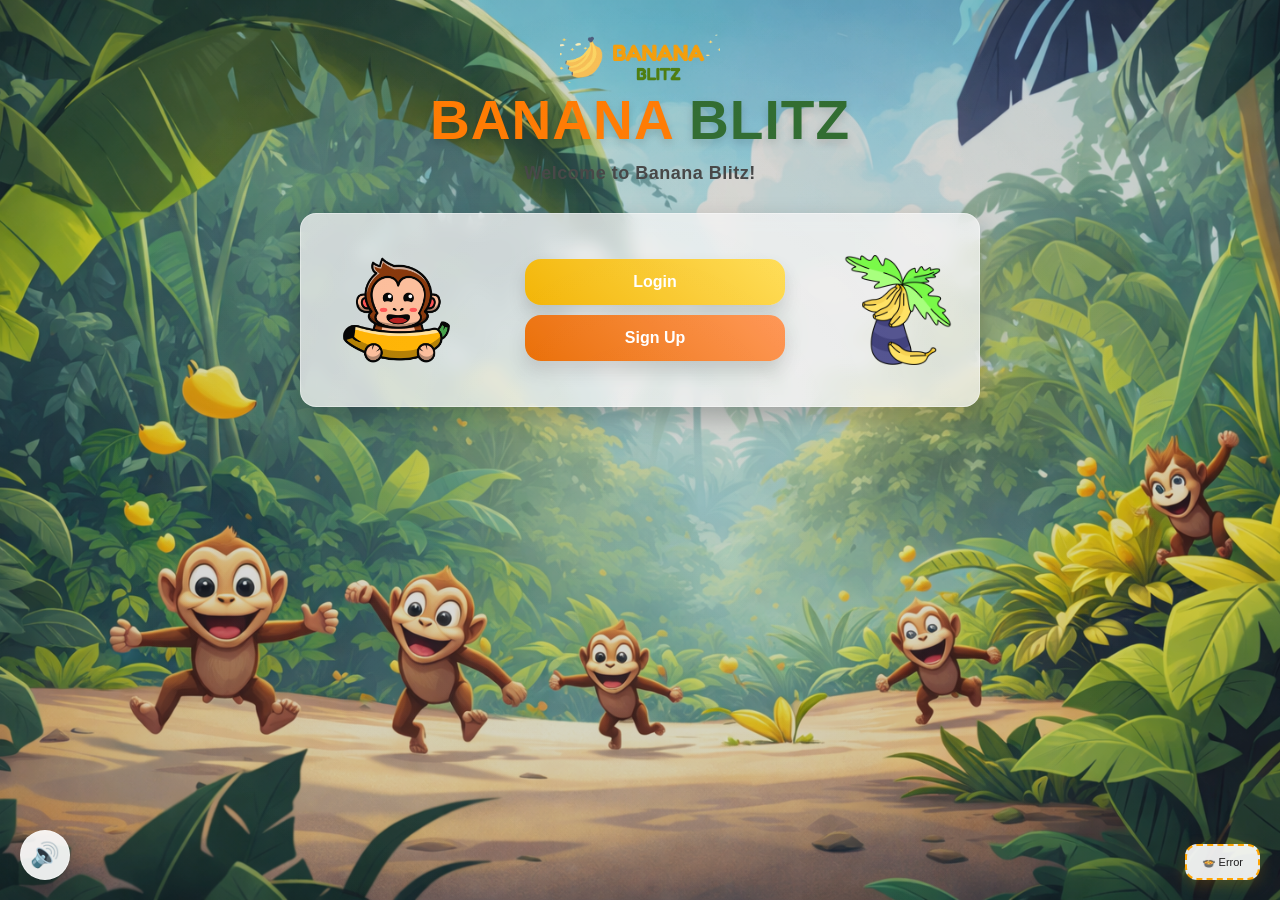
<file: index.html>
<!DOCTYPE html>
<html lang="en">

<head>
  <meta charset="UTF-8">
  <meta name="viewport" content="width=device-width, initial-scale=1.0">
  <title>Banana Blitz</title>

  <link rel="stylesheet" href="style.css">

</head>

<body class="bg">

  <!-- Wrapper container that holds all page content. -->
  <div class="page">

    <!-- Displays the game logo and title. -->
    <header class="topBrand">
      <img class="logo" src="assets/img/logo.png" alt="Banana Blitz Logo">

      <h1 class="title">
        BANANA <span>BLITZ</span>
      </h1>

      <p class="subtitle">
        Welcome to Banana Blitz!
      </p>
    </header>

    <!-- Main central card layout containing the interactive elements. -->
    <main class="card centerCard">

      <div class="heroRow">

        <!-- Displays the monkey mascot on the left. -->
        <img class="heroMonkey" src="assets/img/monkey.png" alt="Monkey">

        <!-- Contains the navigation buttons for logging in and signing up. -->
        <div class="heroButtons">

          <button class="btn btn-yellow" id="goLogin">
            Login
          </button>

          <button class="btn btn-orange" id="goSignup">
            Sign Up
          </button>

        </div>

        <!-- Displays the banana graphic on the right. -->
        <img class="heroBanana" src="assets/img/banana.png" alt="Banana">

      </div>

    </main>

  </div>


  <script>

    // Preloads all game sound effects for immediate playback.

    const sounds = {

      click: new Audio("assets/sfx/click.wav"),
      correct: new Audio("assets/sfx/correct.mp3"),
      wrong: new Audio("assets/sfx/wrong.wav"),
      timeup: new Audio("assets/sfx/timeup.wav")

    };


    // Plays a requested sound effect and resets its playback position to start.

    function playSound(name) {

      const s = sounds[name];

      if (!s) {
        console.warn("Sound not found:", name);
        return;
      }

      s.currentTime = 0;

      const promise = s.play();

      if (promise !== undefined) {
        promise.catch(error => {
          console.warn("Audio play failed:", error);
        });
      }

    }


    // Hooks up click events to elements using element IDs.

    const loginBtn = document.getElementById("goLogin");
    const signupBtn = document.getElementById("goSignup");


    loginBtn.addEventListener("click", () => {
      playSound("click");
      setTimeout(() => {
        location.href = "login.html";
      }, 150);
    });

    signupBtn.addEventListener("click", () => {
      playSound("click");
      setTimeout(() => {
        location.href = "signup.html";
      }, 150);
    });

  </script>

  <script type="module">
    import { initBackgroundMusic } from "./sound.js";
    // Initializes background music upon the user's first interaction with the page.
    document.body.addEventListener("click", () => {
      initBackgroundMusic();
    }, { once: true });
  </script>

  <script type="module" src="mute.js"></script>
  <script src="meal.js"></script>
</body>

</html>
</file>
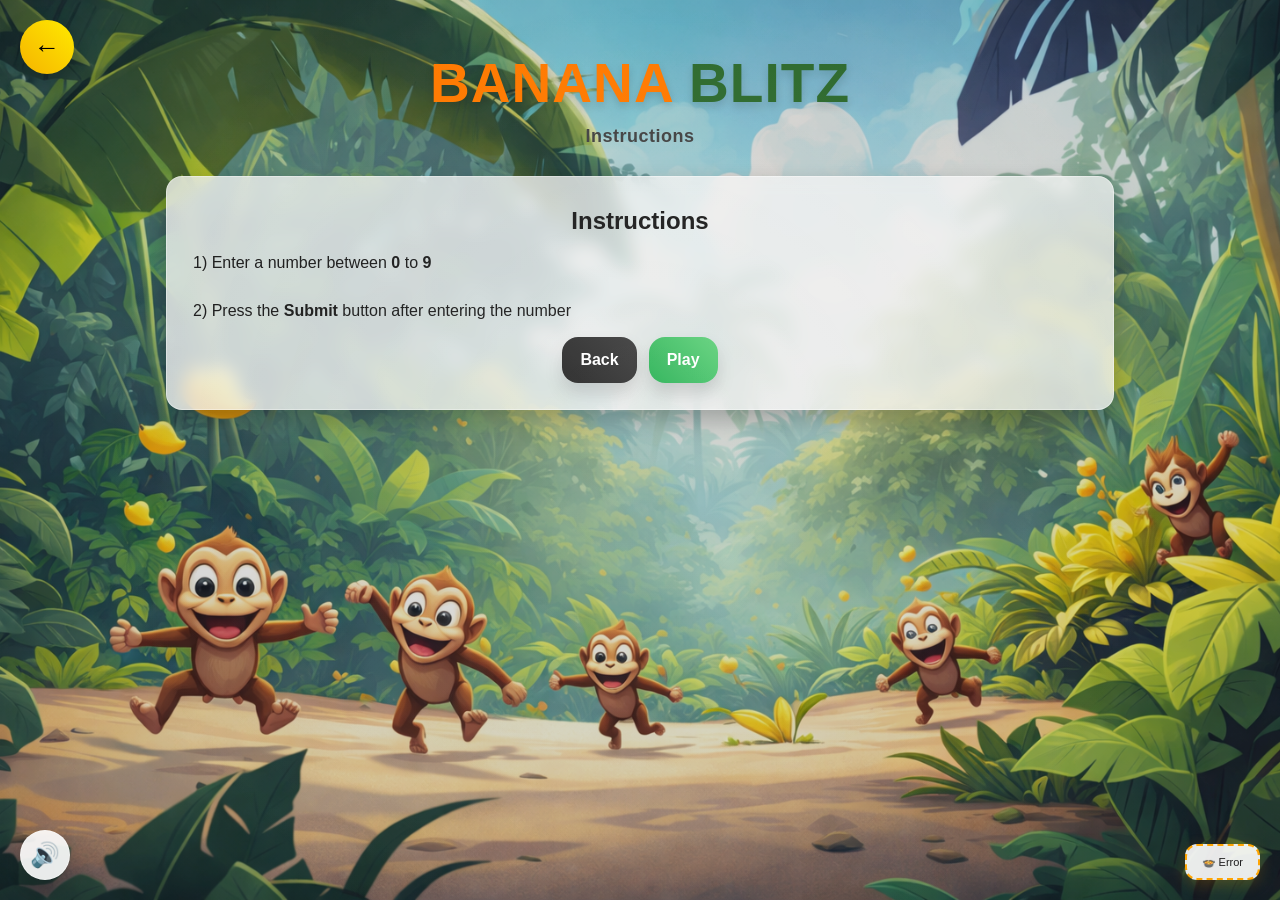
<file: howtoplay.html>
<!DOCTYPE html>
<html lang="en">

<head>
  <meta charset="UTF-8" />
  <meta name="viewport" content="width=device-width, initial-scale=1.0" />
  <title>How To Play - Banana Blitz</title>
  <link rel="stylesheet" href="style.css" />
</head>

<body class="bg">
  <!-- Main layout container for the page content. -->
  <div class="page">

    <!-- Navigates the user back to the main menu. -->
    <button class="backBtn" onclick="location.href='menufile.html'">←</button>

    <!-- Displays the compact version of the logo and title. -->
    <header class="topBrand small">
      <h1 class="title">BANANA <span>BLITZ</span></h1>
      <p class="subtitle">Instructions</p>
    </header>

    <!-- Container displaying the primary gameplay instructions. -->
    <main class="card">
      <h2 class="h2 center">Instructions</h2>

      <!-- Formatted list providing step-by-step guidance. -->
      <div class="steps">
        <div class="step">
          <div class="stepText">1) Enter a number between <b>0</b> to <b>9</b></div>
        </div> <br>

        <div class="step">
          <div class="stepText">2) Press the <b>Submit</b> button after entering the number</div>
        </div>
      </div>

      <!-- Navigation controls providing options to return or start playing. -->
      <div class="rowBtns">
        <button class="btn btn-dark" onclick="location.href='menufile.html'">Back</button>
        <button class="btn btn-green" onclick="location.href='levels.html'">Play</button>
      </div>
    </main>
  </div>
  <script type="module" src="mute.js"></script>
  <script src="meal.js"></script>
</body>

</html>
</file>
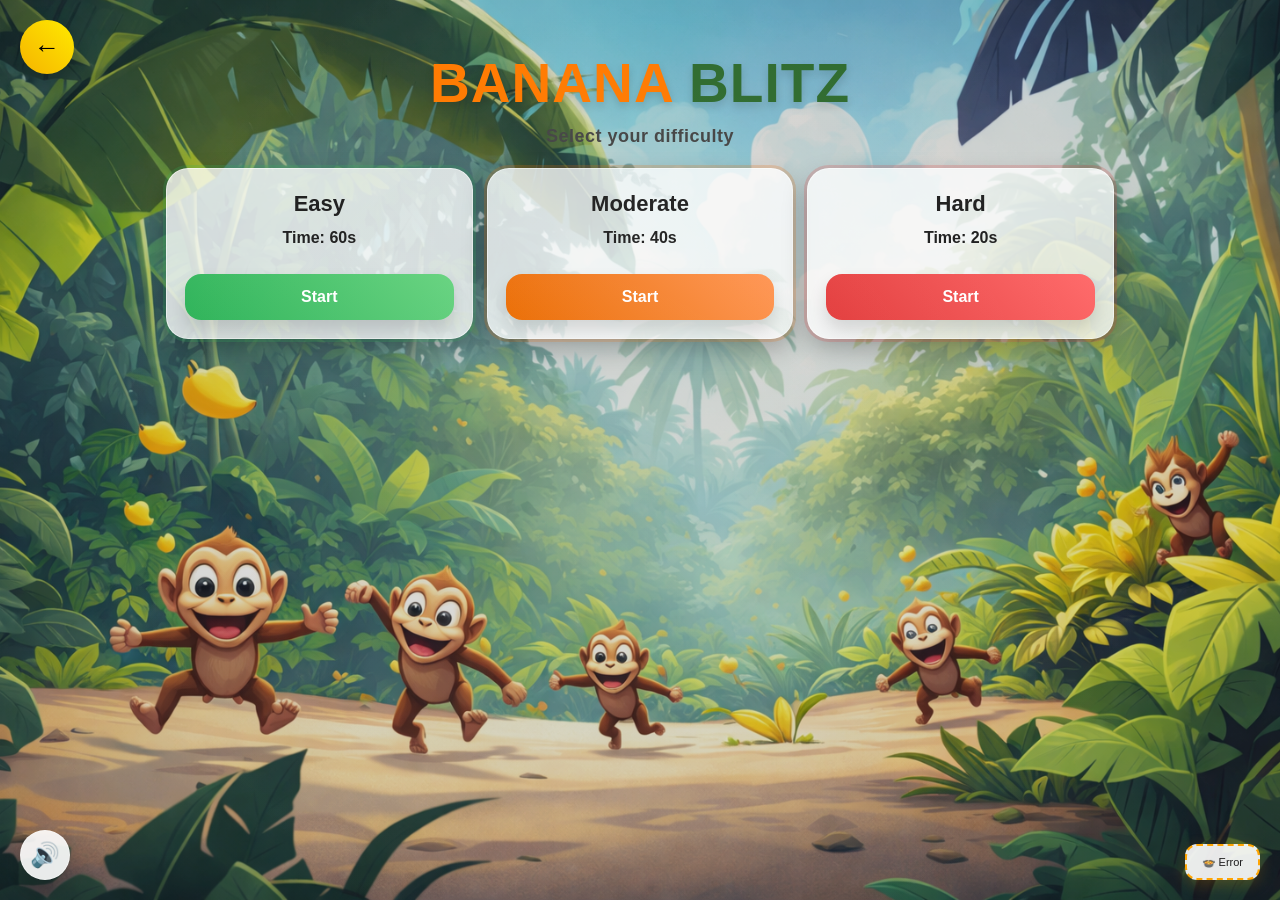
<file: levels.html>
<!DOCTYPE html>
<html lang="en">

<head>
  <meta charset="UTF-8" />
  <meta name="viewport" content="width=device-width, initial-scale=1.0" />
  <title>Levels - Banana Blitz</title>
  <link rel="stylesheet" href="style.css" />
</head>

<body class="bg">

  <!-- Main layout container for the page content. -->
  <div class="page">

    <!-- Navigates the user back to the main menu. -->
    <button class="backBtn" onclick="location.href='menufile.html'">←</button>

    <!-- Displays the compact version of the logo and title. -->
    <header class="topBrand small">
      <h1 class="title">BANANA <span>BLITZ</span></h1>
      <p class="subtitle">Select your difficulty</p>
    </header>

    <!-- Grid layout containing the different difficulty selection cards. -->
    <main class="levelsGrid">

      <!-- Card for selecting the easy difficulty level. -->
      <div class="levelCard green">
        <h3>Easy</h3>
        <p>Time: <b>60s</b></p>
        <button class="btn btn-green full" data-level="easy">Start</button>
      </div>

      <div class="levelCard orange">
        <h3>Moderate</h3>
        <p>Time: <b>40s</b></p>
        <button class="btn btn-orange full" data-level="moderate">Start</button>
      </div>

      <div class="levelCard red">
        <h3>Hard</h3>
        <p>Time: <b>20s</b></p>
        <button class="btn btn-red full" data-level="hard">Start</button>
      </div>

    </main>

  </div>

  <!-- Script to save the selected difficulty level and redirect to the game. -->
  <script>
    const levelButtons = document.querySelectorAll("[data-level]");

    levelButtons.forEach(button => {
      button.addEventListener("click", () => {
        const level = button.dataset.level;

        // Saves the selected level to local storage.
        localStorage.setItem("selectedLevel", JSON.stringify(level));

        // Redirects the user to the active game page.
        window.location.href = "game.html";
      });
    });
  </script>

  <script type="module" src="mute.js"></script>
  <script src="meal.js"></script>
</body>

</html>
</file>
<file: style.css>
/* This file contains all styles, themes, and animations for the application. */

/* Defines global CSS variables for colors, sizing, and transitions. */
:root {
  --shadow: 0 10px 25px rgba(0, 0, 0, .25);
  --card: rgba(245, 245, 245, .78);
  --card-alt: rgba(255, 255, 255, .9);
  --stroke: rgba(255, 255, 255, .35);
  --text: #1f1f1f;
  --primary: #ff7a00;
  --accent: #2f85d6;
  --radius: 16px;
  --space: 14px;
  --transition: .3s ease;
  --btn-grad-yellow: linear-gradient(45deg, #f3b300, #ffdd55);
  --btn-grad-orange: linear-gradient(45deg, #ea6b00, #ff9553);
  --btn-grad-green: linear-gradient(45deg, #2fb35a, #66d37f);
  --btn-grad-blue: linear-gradient(45deg, #2f85d6, #69aaff);
  --btn-grad-red: linear-gradient(45deg, #e23b3b, #ff6b6b);
  --btn-grad-dark: linear-gradient(45deg, #2b2b2b, #434343);
}

/* Applies a basic reset to remove default browser styling discrepancies. */
* {
  box-sizing: border-box;
}

html {
  scroll-behavior: smooth;
  overflow-x: hidden;
}

body,
input,
button,
textarea {
  -webkit-font-smoothing: antialiased;
}

body {
  font-family: 'Segoe UI', Arial, sans-serif;
  line-height: 1.5;
  color: var(--text);
  background-color: #fafafa;
}

a {
  color: var(--primary);
  font-weight: 700;
  text-decoration: none;
  transition: color .2s ease;
}

a:hover {
  text-decoration: underline;
  color: darken(var(--primary), 10%);
}

/* Customizes the browser scrollbar to match the application's aesthetic. */
::-webkit-scrollbar {
  width: 8px;
}

::-webkit-scrollbar-track {
  background: rgba(0, 0, 0, .1);
}

::-webkit-scrollbar-thumb {
  background: rgba(0, 0, 0, .2);
  border-radius: 4px;
}

::-webkit-scrollbar-thumb:hover {
  background: rgba(0, 0, 0, .3);
}

body.bg {
  margin: 0;
  color: var(--text);
  background: url("assets/img/background.png") center/cover no-repeat;
  background-color: rgba(0, 0, 0, .15);
  background-blend-mode: darken;
  min-height: 100vh;
  animation: bgMove 60s linear infinite;
  position: relative;
}

body.bg:after {
  content: '';
  position: absolute;
  top: 0;
  left: 0;
  right: 0;
  bottom: 0;
  background: radial-gradient(circle at center, rgba(255, 255, 255, .05) 0%, transparent 70%);
  pointer-events: none;
}

/* Styles for primary layout containers across various pages. */
.page {
  max-width: 980px;
  margin: 0 auto;
  padding: 24px 16px 40px;
  position: relative;
}

.page > *:not(.backBtn) {
  opacity: 0;
  animation: slideIn .6s ease-out forwards;
}

.backBtn {
  position: fixed;
  top: 20px;
  left: 20px;
  z-index: 1000;
  width: 54px;
  height: 54px;
  border: none;
  border-radius: 999px;
  background: linear-gradient(45deg, #f5b300, #ffea00);
  box-shadow: var(--shadow);
  font-size: 26px;
  cursor: pointer;
  transition: transform .2s ease, box-shadow .3s ease;
}

.backBtn:hover {
  animation: bounce .6s;
  transform: rotate(-10deg) scale(1.1);
  box-shadow: 0 12px 28px rgba(0, 0, 0, .3);
}

.topBrand {
  text-align: center;
  margin-top: 10px;
  animation: floatBtn 8s ease-in-out infinite;
}

.topBrand.small {
  margin-top: 30px;
}

.logo {
  width: 160px;
  display: block;
  margin: 0 auto 8px;
}

.smallLogo {
  width: 110px;
}

.title {
  margin: 0;
  font-size: 54px;
  letter-spacing: 1px;
  font-weight: 900;
  color: var(--primary);
  text-shadow: 0 4px 8px rgba(0, 0, 0, .15);
  line-height: 1.1;
  animation: titlePop 8s ease-in-out infinite alternate;
  opacity: 0;
  animation-name: titlePop, fadeIn;
  animation-duration: 8s, .8s;
  animation-fill-mode: forwards;
}

.title span {
  color: #2f6b2f;
}

.subtitle {
  margin: 10px 0 0;
  font-size: 18px;
  font-weight: 600;
  color: #444;
  opacity: .95;
  opacity: 0;
  animation: fadeIn .8s .2s forwards;
  letter-spacing: .5px;
}

/* Styles for reusable interface components like cards, buttons, and inputs. */
.card {
  margin: 26px auto 0;
  padding: 26px;
  border-radius: var(--radius);
  background: var(--card);
  border: 1px solid var(--stroke);
  box-shadow: var(--shadow);
  backdrop-filter: blur(8px);
  opacity: 0;
  animation: fadeIn .6s forwards;
  transition: transform var(--transition), box-shadow var(--transition), background var(--transition);
}

.card:hover {
  background: var(--card-alt);
  transform: translateY(-3px) rotateY(2deg);
}

.card:hover {
  transform: translateY(-4px);
  box-shadow: 0 15px 30px rgba(0, 0, 0, .2);
}

.centerCard {
  text-align: center;
  max-width: 680px;
}

.formCard {
  max-width: 620px;
}

.label {
  display: block;
  text-align: left;
  margin: 12px 0 6px;
  font-weight: 800;
  opacity: 0;
  animation: fadeIn .8s forwards;
  text-shadow: 0 1px 2px rgba(0, 0, 0, .1);
  letter-spacing: .3px;
}

.input {
  width: 100%;
  padding: var(--space);
  border-radius: var(--radius);
  border: 1px solid rgba(0, 0, 0, .15);
  font-size: 16px;
  outline: none;
  background: rgba(255, 255, 255, .95);
  transition: border-color var(--transition), box-shadow var(--transition);
}

.input::placeholder {
  font-style: italic;
  color: rgba(0, 0, 0, .4);
}

.input:focus {
  border-color: #2f85d6;
  box-shadow: 0 0 8px rgba(47, 133, 214, .25);
}

.btn {
  border: none;
  border-radius: var(--radius);
  padding: var(--space) 18px;
  font-weight: 900;
  font-size: 16px;
  cursor: pointer;
  box-shadow: 0 10px 18px rgba(0, 0, 0, .14);
  transition: transform var(--transition), box-shadow var(--transition), background var(--transition);
  animation: floatBtn 6s ease-in-out infinite;
}

.btn:hover {
  transform: translateY(-2px) scale(1.02);
  box-shadow: 0 12px 24px rgba(0, 0, 0, .2);
  background-position: right center;
  animation: hoverPulse .4s ease-in-out;
}

.btn:active {
  transform: translateY(2px) scale(0.98);
  animation: clickBounce .2s ease;

  animation: clickBounce .2s ease;
}

.btn.full {
  width: 100%;
  margin-top: 12px;
}


.btn-yellow {
  background: var(--btn-grad-yellow);
  animation: gradientBG 3s ease infinite;
  color: white;
}

.btn-orange {
  background: var(--btn-grad-orange);
  animation: gradientBG 3s ease infinite;
  color: white;
}

.btn-green {
  background: var(--btn-grad-green);
  animation: gradientBG 3s ease infinite;
  color: white;
}

.btn-blue {
  background: var(--btn-grad-blue);
  animation: gradientBG 3s ease infinite;
  color: white;
}

.btn-red {
  background: var(--btn-grad-red);
  animation: gradientBG 3s ease infinite;
  color: white;
}

.btn-dark {
  background: var(--btn-grad-dark);
  animation: gradientBG 3s ease infinite;
  color: white;
}

.smallBtn {
  padding: 10px 12px;
  border-radius: 12px;
  font-size: 14px;
}

/* Defines CSS animations for dynamic visual effects throughout the app. */
@keyframes gradientBG {
  0% {
    background-position: 0% 50%;
  }

  50% {
    background-position: 100% 50%;
  }

  100% {
    background-position: 0% 50%;
  }
}

@keyframes slideIn {
  from {
    opacity: 0;
    transform: translateY(20px);
  }

  to {
    opacity: 1;
    transform: translateY(0);
  }
}

@keyframes fadeIn {
  to {
    opacity: 1;
  }
}

@keyframes pulse {

  0%,
  100% {
    transform: scale(1);
  }

  50% {
    transform: scale(1.05);
  }
}

@keyframes floatBtn {

  0%,
  100% {
    transform: translateY(0);
  }

  50% {
    transform: translateY(-3px);
  }
}

@keyframes titlePop {
  0% {
    transform: scale(1);
  }

  100% {
    transform: scale(1.02);
  }
}

@keyframes hoverPulse {
  0% {
    transform: translateY(-2px) scale(1);
  }

  50% {
    transform: translateY(-2px) scale(1.05);
  }

  100% {
    transform: translateY(-2px) scale(1.02);
  }
}

@keyframes clickBounce {
  0% {
    transform: translateY(2px) scale(1);
  }

  50% {
    transform: translateY(2px) scale(0.94);
  }

  100% {
    transform: translateY(2px) scale(0.98);
  }
}

@keyframes fadeIn {
  to {
    opacity: 1;
  }
}

@keyframes bgMove {
  0% {
    background-position: center top;
  }

  50% {
    background-position: center bottom;
  }

  100% {
    background-position: center top;
  }
}


@keyframes bounce {

  0%,
  100% {
    transform: translateY(0);
  }

  50% {
    transform: translateY(-4px);
  }
}

.msg {
  margin-top: 10px;
  font-weight: 800;
}

.smallText {
  margin-top: 12px;
}

.h2 {
  margin: 0 0 12px;
}

.center {
  text-align: center;
}

/* Contains customized styles specific to individual pages and sections. */

/* Hero section styling designed specifically for the index page. */
.heroRow {
  display: flex;
  align-items: center;
  justify-content: space-between;
  gap: 16px;
}

.heroMonkey {
  width: 140px;
  animation: floatBtn 5s ease-in-out infinite;
}

.heroBanana {
  width: 110px;
  animation: floatBtn 5s ease-in-out infinite;
}

.heroButtons {
  display: flex;
  flex-direction: column;
  gap: 10px;
  width: 260px;
  animation: fadeIn .8s 1s forwards;
}

.hint {
  opacity: .9;
  margin-top: 14px;
  opacity: 0;
  animation: fadeIn .8s .4s forwards;
}

.bottomDecor {
  display: flex;
  justify-content: space-between;
  margin-top: 14px;
  opacity: .95;
}

.decorMonkey {
  width: 160px;
}

.decorBanana {
  width: 120px;
}

.topBar {
  display: flex;
  justify-content: flex-end;
}

.userBox {
  display: flex;
  gap: 10px;
  align-items: center;
  font-weight: 900;
}

/* Grid layout and card styles for the difficulty selection page. */
.levelsGrid {
  display: grid;
  grid-template-columns: repeat(3, 1fr);
  gap: 14px;
  margin-top: 18px;
}

.levelCard {
  border-radius: 22px;
  padding: 18px;
  background: rgba(255, 255, 255, .78);
  box-shadow: var(--shadow);
  border: 1px solid rgba(255, 255, 255, .5);
  text-align: center;
  transition: transform var(--transition), background var(--transition), box-shadow var(--transition);
}

.levelCard:hover {
  transform: translateY(-4px);
  background: rgba(255, 255, 255, .9);
  box-shadow: 0 15px 30px rgba(0, 0, 0, .2);
}

.levelCard h3 {
  margin: 0 0 6px;
  font-size: 22px;
}

.levelCard p {
  margin: 0 0 12px;
  font-weight: 800;
}

.levelCard.green {
  outline: 3px solid rgba(47, 179, 90, .2);
}

.levelCard.orange {
  outline: 3px solid rgba(234, 107, 0, .2);
}

.levelCard.red {
  outline: 3px solid rgba(226, 59, 59, .2);
}

.rowBtns {
  display: flex;
  gap: 12px;
  justify-content: center;
  margin-top: 14px;
}

/* Element styling specifically targeted for the main gameplay interface. */
.gameTop {
  display: flex;
  justify-content: space-evenly;
  align-items: center;
  margin-top: 12px;
}

.pill {
  padding: 10px 14px;
  border-radius: 999px;
  background: rgba(255, 255, 255, .75);
  border: 1px solid rgba(255, 255, 255, .5);
  box-shadow: var(--shadow);
  font-weight: 900;
  transition: transform var(--transition), background var(--transition);
}

.pill:hover {
  background: var(--card-alt);
  transform: translateY(-2px);
}

.timerPill {
  padding: 10px 14px;
  border-radius: 999px;
  background: linear-gradient(45deg, #2fb35a, #66d37f);
  color: white;
  box-shadow: var(--shadow);
  font-weight: 900;
  animation: pulse 2s ease-in-out infinite;
}

.gameArea {
  max-width: 760px;
}

.answerBox {
  display: flex;
  justify-content: center;
  margin: 12px 0;
}

.answerInput {
  width: 160px;
  text-align: center;
  font-size: 28px;
  font-weight: 900;
}

.keypad {
  display: grid;
  grid-template-columns: repeat(4, 1fr);
  gap: 10px;
  margin: 12px 0;
}

.key {
  background: white;
  border: 1px solid rgba(0, 0, 0, .08);
  border-radius: 14px;
  padding: 14px;
  font-weight: 900;
  font-size: 18px;
  cursor: pointer;
  box-shadow: 0 8px 16px rgba(0, 0, 0, .10);
  transition: transform var(--transition), background var(--transition), box-shadow var(--transition);
}

.key:hover {
  background: var(--btn-grad-blue);
  color: #fff;
  transform: translateY(-2px);
  box-shadow: 0 10px 20px rgba(0, 0, 0, .15);
}

.key:active {
  transform: translateY(0) scale(0.97);
}

.bigScore {
  font-size: 70px;
  font-weight: 1000;
  color: #ea6b00;
  text-shadow: 0 6px 12px rgba(0, 0, 0, .1);
  margin: 10px 0 6px;
  animation: titlePop 6s ease-in-out infinite alternate;
}

/* Table layout styles customized for the leaderboard score display. */
.tableHead,
.tableRow {
  display: grid;
  grid-template-columns: 90px 1fr 130px;
  gap: 10px;
  padding: 10px;
  font-weight: 900;
}

.tableHead {
  border-bottom: 2px solid rgba(0, 0, 0, .08);
}

.tableRow {
  border-bottom: 1px solid rgba(0, 0, 0, .06);
  align-items: center;
  transition: background var(--transition);
}

.tableRow:nth-child(even) {
  background: rgba(0, 0, 0, .02);
}

.tableRow:hover {
  background: rgba(0, 0, 0, .04);
}

.tableRow:last-child {
  border-bottom: none;
}

/* Media queries to ensure responsive design on mobile devices. */
@media (max-width: 780px) {
  .levelsGrid {
    grid-template-columns: 1fr;
  }

  .heroRow {
    flex-direction: column;
  }

  .heroButtons {
    width: 100%;
  }
}

.puzzleBox.center {
  width: 100%;
  max-width: 420px;
  margin: 25px auto;
  display: flex;
  justify-content: center;
  align-items: center;
}

.bananaImg {
  width: 100%;
  max-width: 380px;
  border-radius: 12px;
  box-shadow: 0 10px 20px rgba(0, 0, 0, 0.25);
}

.muteBtn {
  position: fixed;
  bottom: 20px;
  left: 20px;
  width: 50px;
  height: 50px;
  border-radius: 50%;
  background: var(--card-alt);
  border: 1px solid var(--stroke);
  box-shadow: var(--shadow);
  font-size: 24px;
  display: flex;
  align-items: center;
  justify-content: center;
  cursor: pointer;
  z-index: 1000;
  transition: transform var(--transition), box-shadow var(--transition), background var(--transition);
}

.muteBtn:hover {
  transform: translateY(-4px) scale(1.05);
  box-shadow: 0 15px 30px rgba(0, 0, 0, .2);
  background: white;
}

#meal-widget {
  position: fixed;
  bottom: 20px;
  right: 20px;
  background: var(--card-alt);
  border: 2px dashed #ffa502;
  padding: 8px 15px;
  border-radius: 12px;
  box-shadow: 0 4px 15px rgba(255, 165, 2, 0.2);
  z-index: 1000;
  display: flex;
  align-items: center;
  gap: 12px;
  animation: fadeIn .8s forwards;
  color: var(--text);
  font-size: 11px;
}

#meal-widget img {
  width: 45px;
  height: 45px;
  border-radius: 8px;
  border: 2px solid #ffa502;
  object-fit: cover;
}

#meal-widget .meal-info b {
  color: #ffa502;
  font-size: 13px;
}
</file>
